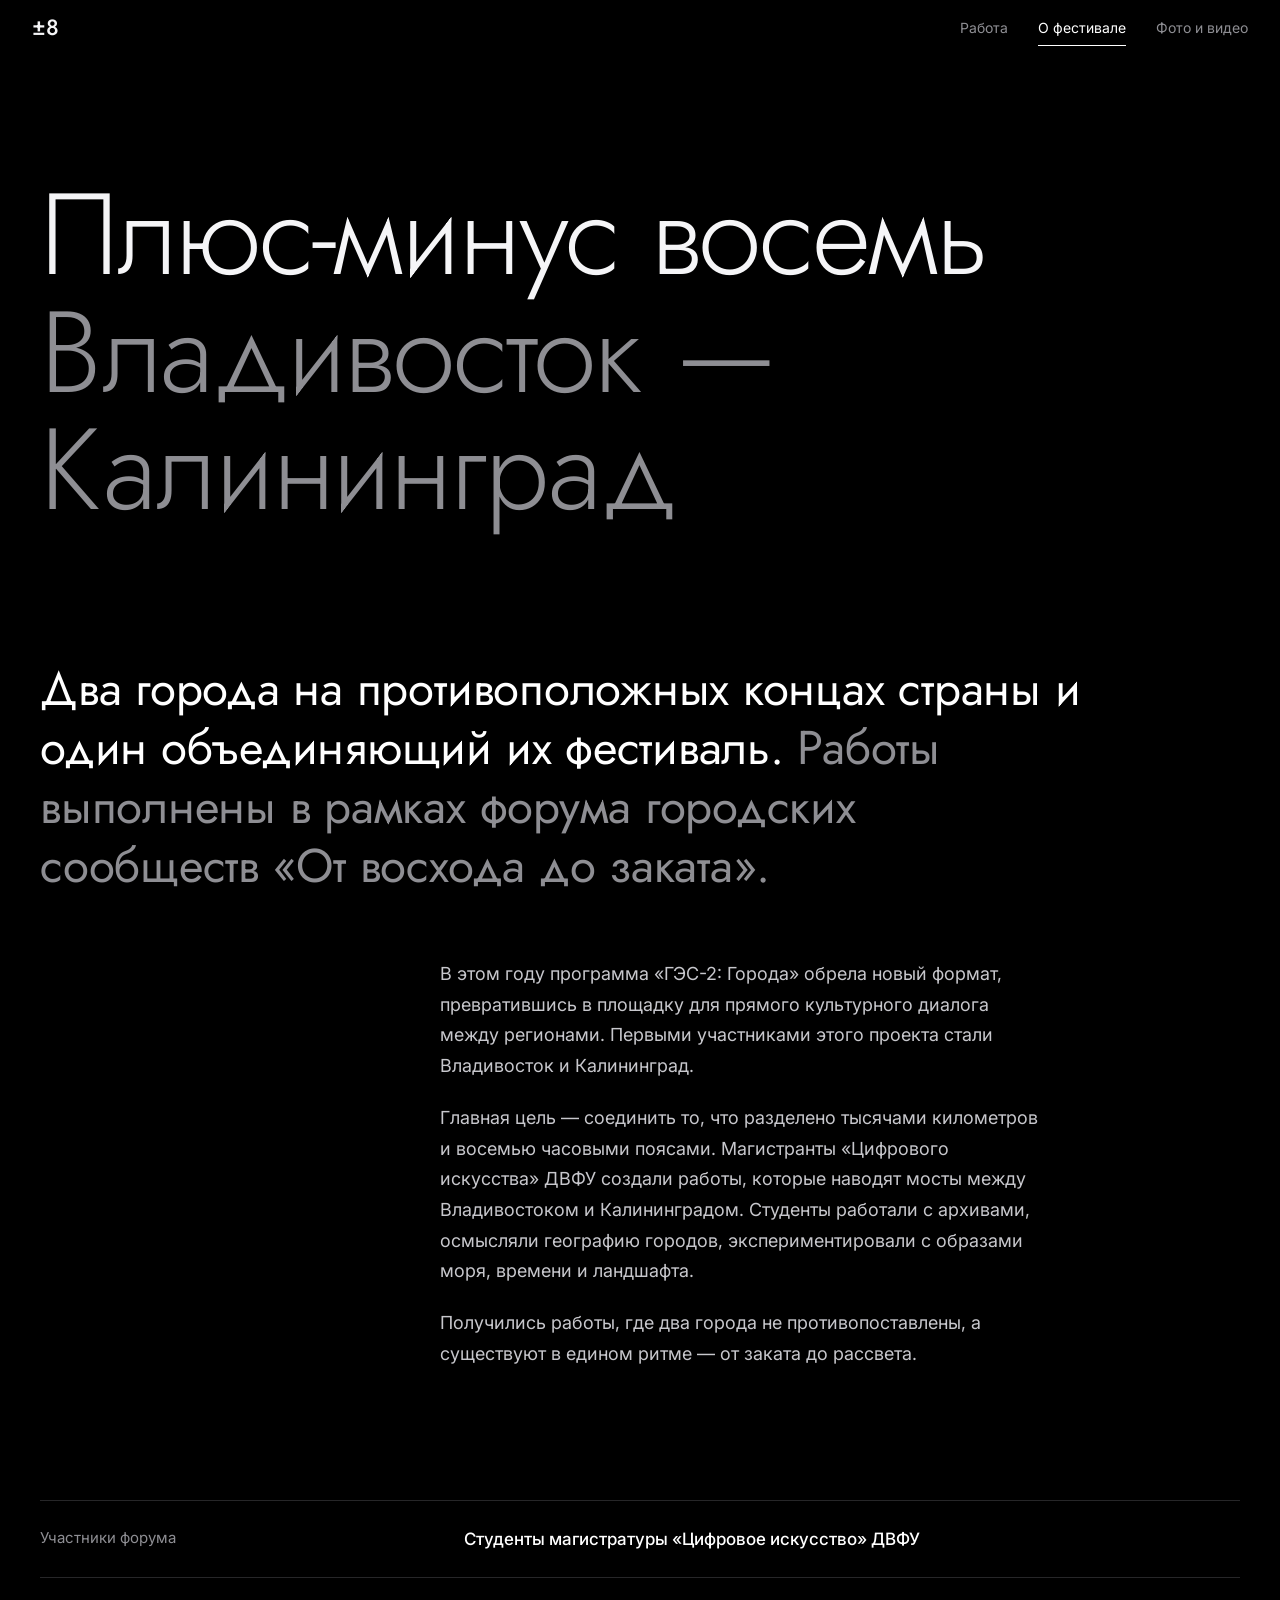
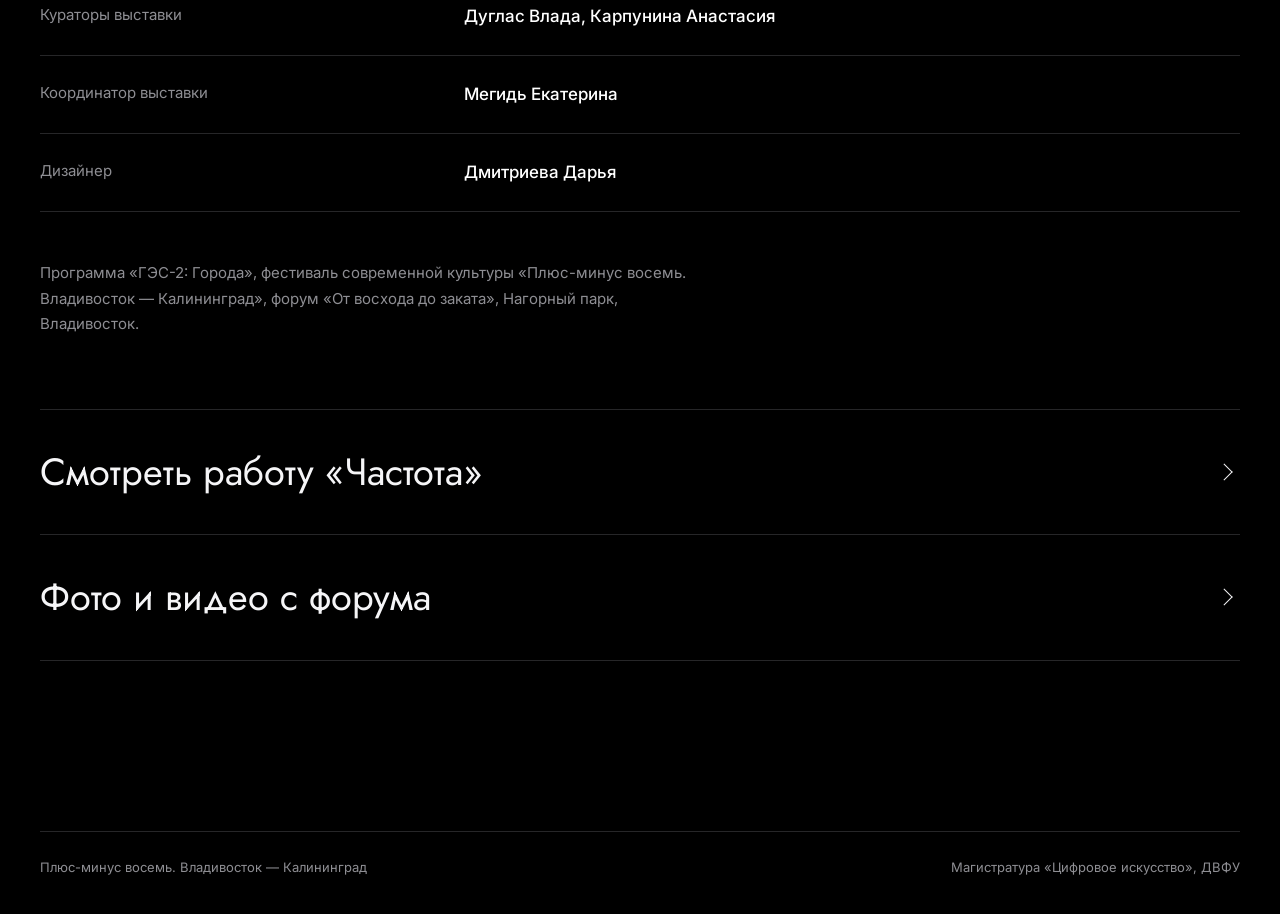
<file: about.html>
<!DOCTYPE html>
<html lang="ru">
<head>
<meta charset="utf-8">
<meta name="viewport" content="width=device-width, initial-scale=1, viewport-fit=cover">
<title>О фестивале — Плюс-минус восемь</title>
<meta name="theme-color" content="#000000">
<meta name="description" content="«Частота» — работа магистрантов «Цифрового искусства» ДВФУ для фестиваля «Плюс-минус восемь. Владивосток — Калининград».">
<link rel="preconnect" href="https://fonts.googleapis.com"><link rel="preconnect" href="https://fonts.gstatic.com" crossorigin><link href="https://fonts.googleapis.com/css2?family=Inter:wght@400;500;600&subset=cyrillic&display=swap" rel="stylesheet"><link rel="stylesheet" href="css/style.css">
</head>
<body>
<header class="site-head"><div class="wrap">
<a class="logo" href="index.html" aria-label="Плюс-минус восемь">±8</a>
<nav aria-label="Основное меню">
<a href="index.html">Работа</a>
<a href="about.html" aria-current="page">О фестивале</a>
<a href="gallery.html">Фото и видео</a>
</nav></div></header>
<main class="wrap page">
<h1 class="title">Плюс-минус восемь <span class="dim">Владивосток — Калининград</span></h1>

<p class="big lead">Два города на противоположных концах страны и один объединяющий их фестиваль. <span class="dim">Работы выполнены в рамках форума городских сообществ «От восхода до заката».</span></p>

<div class="offset">
<p>В этом году программа «ГЭС-2: Города» обрела новый формат, превратившись в площадку для прямого культурного диалога между регионами. Первыми участниками этого проекта стали Владивосток и Калининград.</p>
<p>Главная цель — соединить то, что разделено тысячами километров и восемью часовыми поясами. Магистранты «Цифрового искусства» ДВФУ создали работы, которые наводят мосты между Владивостоком и Калининградом. Студенты работали с архивами, осмысляли географию городов, экспериментировали с образами моря, времени и ландшафта.</p>
<p>Получились работы, где два города не противопоставлены, а существуют в едином ритме — от заката до рассвета.</p>
</div>

<dl class="credits">
<div><dt>Участники форума</dt><dd>Студенты магистратуры «Цифровое искусство» ДВФУ</dd></div>
<div><dt>Кураторы выставки</dt><dd>Дуглас Влада, Карпунина Анастасия</dd></div>
<div><dt>Координатор выставки</dt><dd>Мегидь Екатерина</dd></div>
<div><dt>Дизайнер</dt><dd>Дмитриева Дарья</dd></div>
</dl>

<p class="venue">Программа «ГЭС-2: Города», фестиваль современной культуры «Плюс-минус восемь. Владивосток — Калининград», форум «От восхода до заката», Нагорный парк, Владивосток.</p>

<div class="rows" style="margin-top:72px">
<a href="index.html">Смотреть работу «Частота»</a>
<a href="gallery.html">Фото и видео с форума</a>
</div>
</main>
<footer><div class="wrap"><span>Плюс-минус восемь. Владивосток — Калининград</span><span>Магистратура «Цифровое искусство», ДВФУ</span></div></footer>
</body></html>
</file>
<file: css/style.css>
@import url("https://fonts.googleapis.com/css2?family=Jost:wght@300;400;500&family=Inter:wght@400;500&display=swap");

:root{
  --bg:#000; --text:#f5f5f7; --soft:#c7c7cc; --dim:#8e8e93; --line:#262628; --panel:#141416;
  --display:"Jost","Inter",-apple-system,"Segoe UI",Roboto,Arial,sans-serif;
  --body:"Inter",-apple-system,BlinkMacSystemFont,"Segoe UI",Roboto,Arial,sans-serif;
  --ease:cubic-bezier(.2,.7,.2,1);
  --h:56px; --safe-b:env(safe-area-inset-bottom,0px);
}
:root{--safe-t:env(safe-area-inset-top,0px)}
*{box-sizing:border-box}
html{-webkit-text-size-adjust:100%;color-scheme:dark}
::selection{background:#fff;color:#000}
body{margin:0;background:var(--bg);color:var(--text);padding-bottom:var(--safe-b);
  font:400 17px/1.7 var(--body);-webkit-font-smoothing:antialiased;text-rendering:optimizeLegibility}
img,video{max-width:100%;display:block}
a{color:inherit;text-decoration:none}
:focus-visible{outline:2px solid #fff;outline-offset:4px}
h1,h2,p,dl,dd{margin:0}
h1,h2{font-family:var(--display);font-weight:400;letter-spacing:-.01em;line-height:1.1}
.wrap{width:min(1200px,100% - 64px);margin-inline:auto}

/* анимации */
@keyframes fade{from{opacity:0}to{opacity:1}}
@keyframes up{from{opacity:0;transform:translateY(28px)}to{opacity:1;transform:none}}
@keyframes reveal{from{opacity:0;transform:scale(.97)}to{opacity:1;transform:none}}

/* шапка */
.site-head{position:sticky;top:0;z-index:30;padding-top:var(--safe-t);background:rgba(0,0,0,.8);
  -webkit-backdrop-filter:saturate(180%) blur(20px);backdrop-filter:saturate(180%) blur(20px);animation:fade 1.2s .1s both}
.site-head .wrap{width:min(1400px,100% - 64px);height:var(--h);display:flex;align-items:center;justify-content:space-between;gap:16px}
.logo{font-family:var(--display);font-weight:500;font-size:22px;letter-spacing:.02em}
nav{display:flex;gap:30px}
nav a{position:relative;font-size:14px;color:var(--dim);padding:6px 0;transition:color .3s}
nav a::after{content:"";position:absolute;left:0;right:0;bottom:0;height:1px;background:#fff;transform:scaleX(0);transform-origin:left;transition:transform .45s var(--ease)}
nav a:hover,nav a[aria-current="page"]{color:#fff}
nav a:hover::after,nav a[aria-current="page"]::after{transform:scaleX(1)}

/* кнопки */
.btn{display:inline-flex;align-items:center;justify-content:center;height:46px;padding:0 26px;border-radius:99px;border:1px solid #fff;
  background:#fff;color:#000;font:500 15px/1 var(--body);cursor:pointer;transition:background .3s,color .3s,border-color .3s,transform .3s var(--ease)}
.btn:hover{background:#000;color:#fff}
.btn:active{transform:scale(.97)}
.btn.ghost{background:transparent;color:#fff;border-color:#48484a}
.btn.ghost:hover{border-color:#fff}
.btn[disabled]{opacity:.5;cursor:progress}

/* главная: видео */
.stage{height:calc(100vh - var(--h) - var(--safe-t) - 120px);height:calc(100svh - var(--h) - var(--safe-t) - 120px);min-height:300px;background:#000;
  animation:reveal 1.4s var(--ease) .2s both}
.stage video{width:100%;height:100%;object-fit:contain;background:#000}
.cap{display:flex;justify-content:space-between;align-items:baseline;flex-wrap:wrap;gap:6px 32px;padding:28px 0 0}
.cap h1{font-size:clamp(32px,4vw,52px);animation:up 1s var(--ease) .7s both}
.cap p{color:var(--soft);font-size:15px;animation:up 1s var(--ease) .85s both}

/* крупный текст */
.section{padding:150px 0 0}
.big{font-family:var(--display);font-size:clamp(26px,3.7vw,50px);line-height:1.25;font-weight:400;letter-spacing:-.005em;max-width:22em;color:#fff}
.big .dim{color:var(--dim)}
.dim{color:var(--dim)}
.offset{margin-left:33.333%;max-width:34em;margin-top:64px;font-size:18px;color:var(--soft)}
.offset p+p{margin-top:1.2em}

/* строки-ссылки */
.rows{margin-top:48px;border-bottom:1px solid var(--line)}
.rows a{display:flex;justify-content:space-between;align-items:center;gap:16px;padding:30px 0;border-top:1px solid var(--line);
  font-family:var(--display);font-size:clamp(24px,3vw,38px);font-weight:400;letter-spacing:0;
  background:linear-gradient(#fff,#fff) left top/0 1px no-repeat;transition:background-size .7s var(--ease),padding .5s var(--ease)}
.rows a::after{content:"";flex:none;width:.3em;height:.3em;border-top:1.5px solid currentColor;border-right:1.5px solid currentColor;transform:rotate(45deg);margin-right:.25em;transition:transform .5s var(--ease)}
.rows a:hover{background-size:100% 1px;padding-left:12px}
.rows a:hover::after{transform:translateX(8px) rotate(45deg)}
.h2{font-size:clamp(30px,4.2vw,56px)}
.sub{color:var(--soft);margin-top:16px;font-size:18px}

/* о фестивале */
.page{padding:120px 0 0}
.title{font-size:clamp(46px,9vw,136px);font-weight:300;letter-spacing:-.02em;line-height:1.02;animation:up 1.2s var(--ease) .2s both}
.title .dim{display:block}
.lead{margin-top:130px}
.credits{margin-top:130px;border-bottom:1px solid var(--line)}
.credits div{display:grid;grid-template-columns:33.333% 1fr;gap:8px 24px;padding:24px 0;border-top:1px solid var(--line)}
.credits dt{color:var(--dim);font-size:15px}
.credits dd{font-weight:500;color:#fff}
.venue{margin-top:48px;color:var(--dim);font-size:15px;max-width:44em}

/* галерея */
.bar{display:flex;justify-content:space-between;align-items:center;flex-wrap:wrap;gap:16px;margin:64px 0 32px;animation:up 1s var(--ease) .5s both}
.bar p{color:var(--soft)}
.grid{display:grid;grid-template-columns:repeat(auto-fill,minmax(280px,1fr));gap:6px}
.tile{position:relative;aspect-ratio:4/3;padding:0;border:0;background:var(--panel);border-radius:10px;overflow:hidden;cursor:pointer;color:inherit;
  animation:up .9s var(--ease) .6s both}
.tile img,.tile video{width:100%;height:100%;object-fit:cover;transition:transform 1.1s var(--ease),opacity .4s}
.tile:hover img,.tile:hover video{transform:scale(1.045)}
.tile .badge{position:absolute;left:10px;bottom:10px;padding:5px 12px;border-radius:99px;background:rgba(0,0,0,.72);font-size:12px;font-weight:500}
.note{padding:32px 0;color:var(--soft);border-top:1px solid var(--line)}
.lb{position:fixed;inset:0;z-index:50;display:none;flex-direction:column;background:#000;padding-top:var(--safe-t);padding-bottom:var(--safe-b)}
.lb.open{display:flex;animation:fade .35s both}
.lb-top{display:flex;justify-content:space-between;align-items:center;gap:12px;padding:12px 20px}
.lb-top .count{color:var(--soft);font-size:14px}
.lb-top .acts{display:flex;gap:8px}
.lb-top .btn{height:40px;padding:0 20px;font-size:14px}
.lb-stage{flex:1;min-height:0;display:flex;align-items:center;justify-content:center;padding:0 80px;position:relative}
.lb-stage img,.lb-stage video{max-width:100%;max-height:100%;object-fit:contain;border-radius:8px;animation:reveal .55s var(--ease) both}
.arrow{position:absolute;top:50%;transform:translateY(-50%);width:48px;height:48px;border-radius:50%;border:0;background:#1c1c1e;color:#fff;font-size:24px;line-height:1;cursor:pointer;transition:background .3s}
.arrow:hover{background:#3a3a3c}
.arrow.prev{left:20px}.arrow.next{right:20px}
.lb-bottom{padding:12px 20px 18px;text-align:center;color:var(--dim);font-size:13px;word-break:break-all}

footer{margin-top:170px;color:var(--dim);font-size:13px}
footer .wrap{padding:24px 0 36px;display:flex;flex-wrap:wrap;gap:6px 32px;justify-content:space-between;border-top:1px solid var(--line)}

/* появление при прокрутке (Chrome, Edge, Safari 26+; в остальных браузерах просто видно сразу) */
@supports (animation-timeline:view()){
  .big,.offset,.h2,.sub,.rows a,.credits div,.venue{animation:up linear both;animation-timeline:view();animation-range:entry 0% entry 60%}
}

@media (max-width:760px){
  body{font-size:16px}
  .wrap,.site-head .wrap{width:calc(100% - 36px)}
  nav{gap:18px}
  .stage{height:auto;aspect-ratio:16/9;min-height:0}
  .cap{padding-top:22px}
  .section{padding-top:96px}
  .offset{margin-left:0;font-size:17px;margin-top:40px}
  .rows a{padding:24px 0}
  .page{padding-top:72px}
  .lead,.credits{margin-top:80px}
  .credits div{grid-template-columns:1fr;gap:2px;padding:18px 0}
  .bar{margin:40px 0 24px}
  .grid{grid-template-columns:repeat(2,1fr);gap:4px}
  .tile{border-radius:8px}
  .lb-stage{padding:0 8px}
  .arrow{top:auto;bottom:8px;transform:none;z-index:2;width:44px;height:44px}
  .arrow.prev{left:16px}.arrow.next{right:16px}
  footer{margin-top:100px}
}
@media (prefers-reduced-motion:reduce){
  *,*::before,*::after{animation:none!important;transition:none!important}
}
.tile:nth-child(2){animation-delay:calc(.6s + 2 * .05s)}
.tile:nth-child(3){animation-delay:calc(.6s + 3 * .05s)}
.tile:nth-child(4){animation-delay:calc(.6s + 4 * .05s)}
.tile:nth-child(5){animation-delay:calc(.6s + 5 * .05s)}
.tile:nth-child(6){animation-delay:calc(.6s + 6 * .05s)}
.tile:nth-child(7){animation-delay:calc(.6s + 7 * .05s)}
.tile:nth-child(8){animation-delay:calc(.6s + 8 * .05s)}
.tile:nth-child(9){animation-delay:calc(.6s + 9 * .05s)}
.tile:nth-child(10){animation-delay:calc(.6s + 10 * .05s)}
.tile:nth-child(11){animation-delay:calc(.6s + 11 * .05s)}
.tile:nth-child(12){animation-delay:calc(.6s + 12 * .05s)}
</file>
